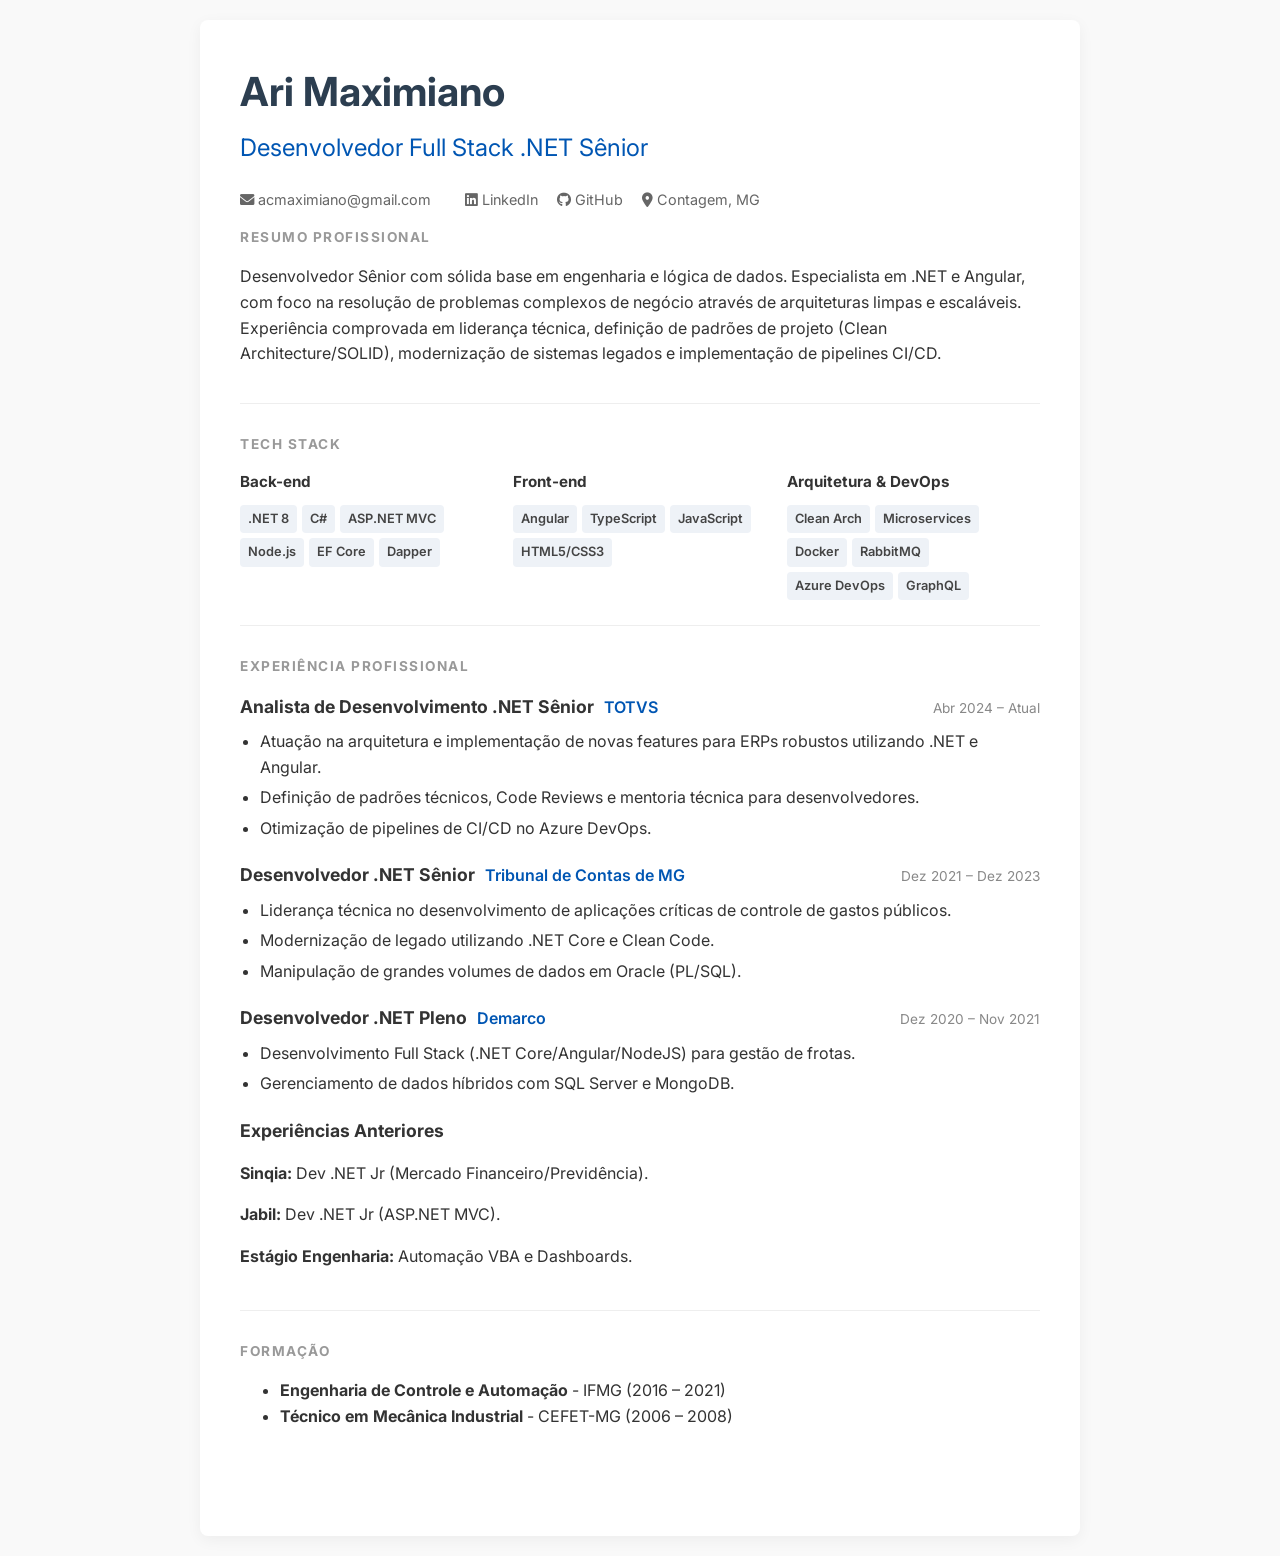
<file: index.html>
<!DOCTYPE html>
<html lang="pt-BR">
<head>
    <meta charset="UTF-8">
    <meta name="viewport" content="width=device-width, initial-scale=1.0">
    <title>Ari Maximiano | Carregando...</title>
    <link rel="stylesheet" href="css/style.css">
    <link rel="preconnect" href="https://fonts.googleapis.com">
    <link href="https://fonts.googleapis.com/css2?family=Inter:wght@300;400;600;700&display=swap" rel="stylesheet">
    <link rel="stylesheet" href="https://cdnjs.cloudflare.com/ajax/libs/font-awesome/6.0.0/css/all.min.css">
</head>
<body>

    <div class="container">
        <header class="profile-header">
            <div class="profile-info">
                <h1 id="name">...</h1>
                <h2 id="title">...</h2>
                <div class="contact-info">
                    <a id="email-link" href="#"><i class="fas fa-envelope"></i> <span id="email-text"></span></a>
                    <a id="linkedin-link" href="#" target="_blank"><i class="fab fa-linkedin"></i> LinkedIn</a>
                    <a id="github-link" href="#" target="_blank"><i class="fab fa-github"></i> GitHub</a>
                    <span><i class="fas fa-map-marker-alt"></i> <span id="location-text"></span></span>
                </div>
            </div>
        </header>

        <section class="section">
            <h3 class="section-title">Resumo Profissional</h3>
            <p id="summary-text">Carregando perfil...</p>
        </section>

        <section class="section">
            <h3 class="section-title">Tech Stack</h3>
            <div class="skills-grid">
                <div class="skill-category">
                    <h4>Back-end</h4>
                    <div class="tags" id="backend-list"></div>
                </div>
                <div class="skill-category">
                    <h4>Front-end</h4>
                    <div class="tags" id="frontend-list"></div>
                </div>
                <div class="skill-category">
                    <h4>Arquitetura & DevOps</h4>
                    <div class="tags" id="arch-list"></div>
                </div>
            </div>
        </section>

        <section class="section">
            <h3 class="section-title">Experiência Profissional</h3>
            <div id="experience-container">
                </div>
            
            <div class="job-item condensed">
                <div class="job-header">
                    <h4>Experiências Anteriores</h4>
                </div>
                <div id="previous-xp"></div>
            </div>
        </section>

        <section class="section">
            <h3 class="section-title">Formação</h3>
            <ul class="education-list" id="education-list"></ul>
        </section>
    </div>

    <script src="js/main.js"></script>
</body>
</html>
</file>
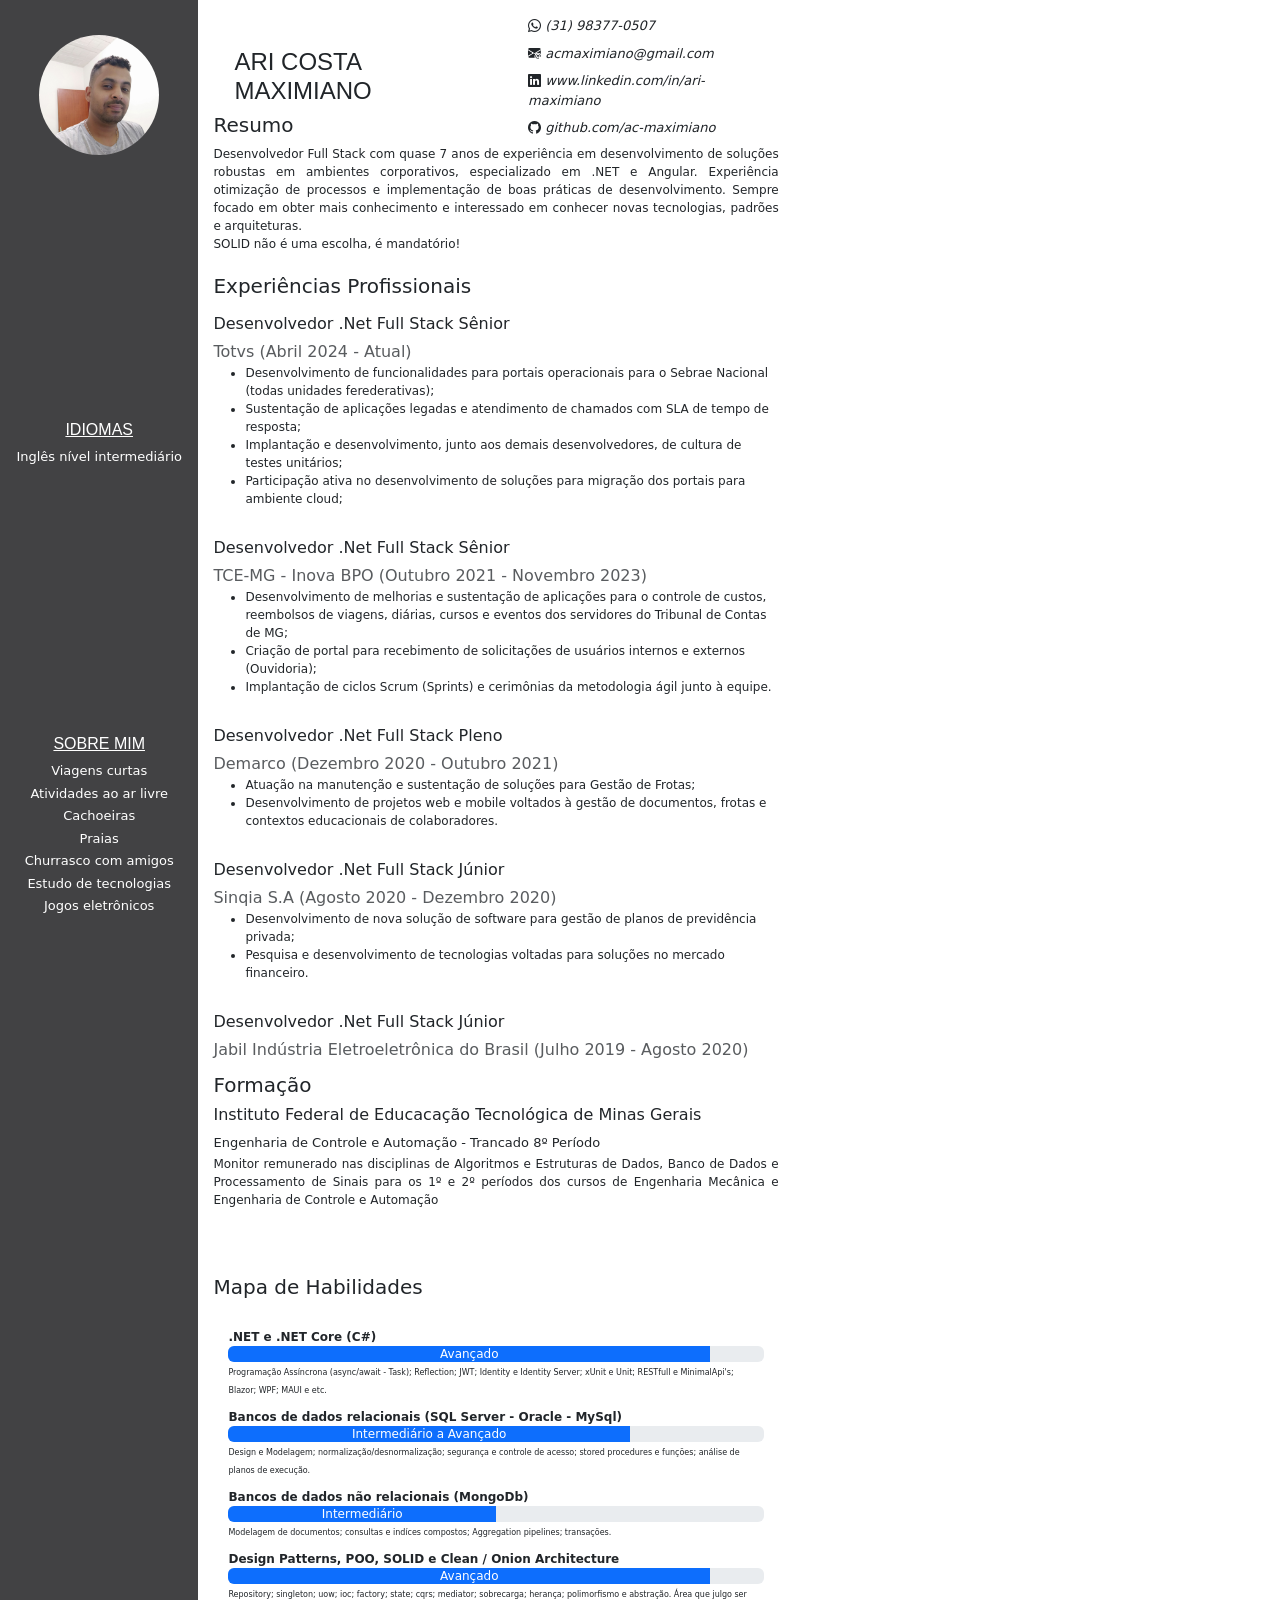
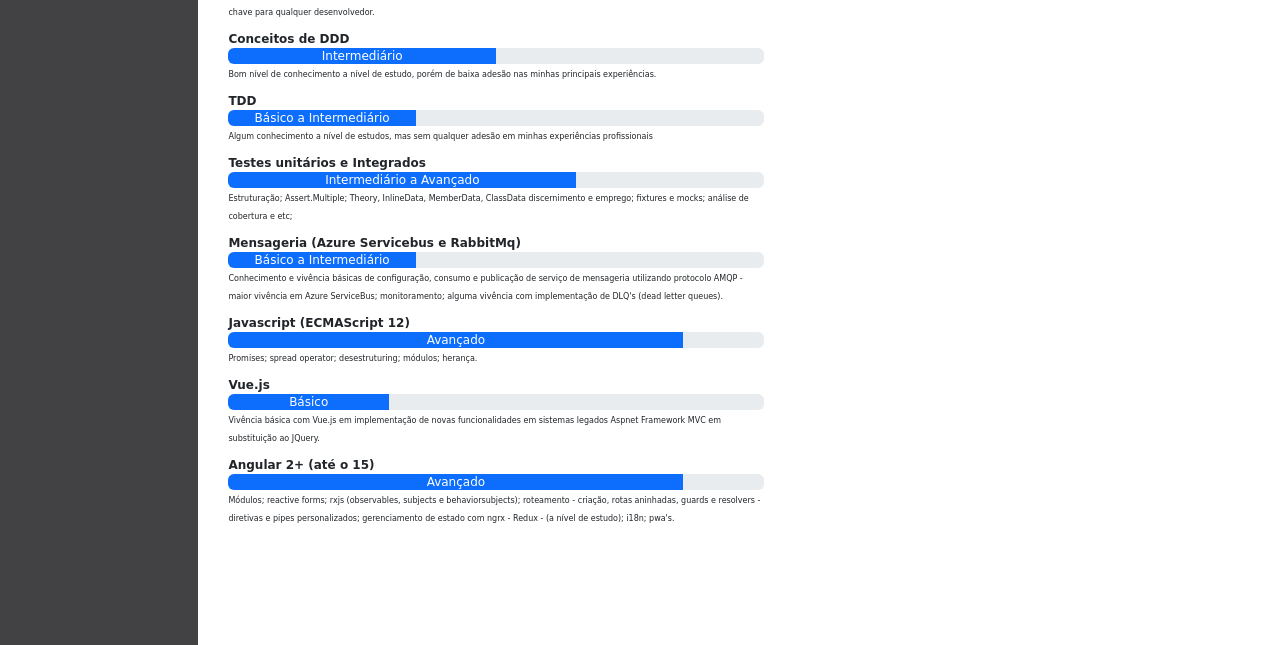
<file: src/Index.html>
<!DOCTYPE html>
<html lang="pt-br">

<head>
    <meta charset="UTF-8">
    <meta name="viewport" content="width=device-width, initial-scale=1.0">
    <title>Ari Costa Maximiano</title>
    <link href="https://cdn.jsdelivr.net/npm/bootstrap@5.3.3/dist/css/bootstrap.min.css" rel="stylesheet"
        integrity="sha384-QWTKZyjpPEjISv5WaRU9OFeRpok6YctnYmDr5pNlyT2bRjXh0JMhjY6hW+ALEwIH" crossorigin="anonymous">
    <link rel="stylesheet" href="https://cdn.jsdelivr.net/npm/bootstrap-icons@1.11.3/font/bootstrap-icons.min.css">
    <style>
        @page {
            size: A4;
        }

        body {
            width: 210mm;
            height: 594mm;
        }

        .wrapper {
            display: flex;
            flex-direction: row;
            height: 100%;
            width: 100%;
        }

        sidebar {
            height: 100%;
            width: 70mm;
            background-color: #424244;
            display: flex;
            flex-direction: column;
            align-items: center;

            .profile-image-container {
                margin-top: 35px;
                overflow: hidden;
                width: 120px;
                height: 120px;
                border-radius: 60px;
            }

            .profile-image {
                width: 100%;
                height: auto;
            }

            .side-container {
                margin-top: 70mm;
                color: white;
                text-align: center;

                .side-item-title {
                    text-decoration: underline;
                    text-transform: uppercase;
                    font-family: Impact, Haettenschweiler, 'Arial Narrow Bold', sans-serif;
                }

                .side-item-text {
                    font-size: small;
                    margin-bottom: 3px
                }
            }
        }

        main {
            height: 100%;
            width: 100%;
        }

        .header {
            height: 30mm;
        }

        .cv-name-container {
            align-content: center;
        }

        .cv-name-text {
            text-transform: uppercase;
            font-family: Impact, Haettenschweiler, 'Arial Narrow Bold', sans-serif;
            font-size: 24px;
            font-weight: lighter;
            margin: 0;
        }

        .cv-links {
            align-content: center;
            font-size: small;

            .cv-link-item {
                margin: 0.5rem;
            }
        }

        .cv-link-text {
            text-decoration: none;
            color: inherit;
            font-style: italic;
        }

        .content {
            display: flex;
            flex-direction: column;
            height: 257mm;
            padding: 0 15px;
        }

        .text-content {
            text-align: justify;
            font-size: small;
        }

        .cv-section {
            padding-bottom: 5px;
        }

        .custom-card {
            padding: 6px 0 !important;
            border: none;

            .custom-card-body {
                padding: 0 !important;

                .card-text {
                    font-size: 12px;
                }
            }
        }

        .skill-card-body {
            display: flex;
            flex-direction: column;
        }

        .skill-list {
            list-style: none;
            display: flex;
            flex-direction: column;
            width: 100%;
            padding: 15px;

            .skill-list-item {
                padding-bottom: 10px;
                width: 100%;

                .skill-title {
                    font-weight: bold;
                }

                .skill-highlight-text {
                    font-size: 8px;
                }
            }
        }
    </style>
</head>

<body>
    <div class="wrapper">
        <sidebar>
            <div class="profile-image-container">
                <img class="profile-image" src="./assets/IMG_20210824_205732.jpg" alt="">
            </div>

            <div class="side-container">
                <div class="side-item">
                    <h6 class="side-item-title">
                        Idiomas
                    </h6>
                    <p class="side-item-text">Inglês nível intermediário</p>
                </div>
            </div>
            <div class="side-container">
                <div class="side-item">
                    <h6 class="side-item-title">Sobre mim</h6>
                    <p class="side-item-text">Viagens curtas</p>
                    <p class="side-item-text">Atividades ao ar livre</p>
                    <p class="side-item-text">Cachoeiras</p>
                    <p class="side-item-text">Praias</p>
                    <p class="side-item-text">Churrasco com amigos</p>
                    <p class="side-item-text">Estudo de tecnologias</p>
                    <p class="side-item-text">Jogos eletrônicos</p>
                </div>
            </div>
        </sidebar>

        <main>
            <div class="row header">
                <div class="col-md-6 cv-name-container p-5">
                    <h6 class="cv-name-text">Ari Costa Maximiano</h6>
                </div>
                <div class="col-md-6 cv-links">
                    <div class="row cv-link-item">
                        <div class="col-12">
                            <a class="cv-link-text" href="https://wa.me/5531983770507">
                                <i class="bi bi-whatsapp"></i>
                                <span>(31) 98377-0507</span></a>
                        </div>
                    </div>
                    <div class="row cv-link-item">
                        <div class="col-12">
                            <a class="cv-link-text" href="mailto:acmaximiano@gmail.com">
                                <i class="bi bi-envelope-at-fill"></i>
                                <span>acmaximiano@gmail.com</span></a>
                        </div>
                    </div>
                    <div class="row cv-link-item">
                        <div class="col-12">
                            <a class="cv-link-text" href="https://www.linkedin.com/in/ari-maximiano/">
                                <i class="bi bi-linkedin"></i>
                                <span>www.linkedin.com/in/ari-maximiano</span></a>
                        </div>
                    </div>
                    <div class="row cv-link-item">
                        <div class="col-12">
                            <a class="cv-link-text" href="https://github.com/ac-maximiano">
                                <i class="bi bi-github"></i>
                                <span>github.com/ac-maximiano</span></a>
                        </div>
                    </div>
                </div>
            </div>

            <div class="content">
                <section class="cv-section cv-summary-container">
                    <h5 class="section-title">Resumo</h5>
                    <div class="section-body">
                        <p class="text-content" style="text-align: justify; font-size: 12px;">Desenvolvedor Full Stack
                            com quase 7 anos
                            de experiência em desenvolvimento de soluções robustas em ambientes corporativos,
                            especializado em .NET e Angular. Experiência otimização de processos e implementação de boas
                            práticas de desenvolvimento.
                            Sempre focado em obter mais conhecimento e interessado em conhecer novas tecnologias,
                            padrões e arquiteturas.
                            <br>
                            SOLID não é uma escolha, é mandatório!
                        </p>
                    </div>
                </section>
                <section class="cv-section cv-professional-experiences-container">
                    <h5 class="section-title">Experiências Profissionais</h5>
                    <div class="section-body">
                        <div class="card custom-card">
                            <div class="card-body custom-card-body">
                                <div class="card-title">Desenvolvedor .Net Full Stack Sênior</div>
                                <div class="card-subtitle text-body-secondary">Totvs (Abril 2024 - Atual)</div>
                                <div class="card-text">
                                    <ul>
                                        <li>Desenvolvimento de funcionalidades para portais operacionais para o Sebrae
                                            Nacional (todas unidades ferederativas);</li>
                                        <li>Sustentação de aplicações legadas e atendimento de chamados com SLA de tempo
                                            de resposta;</li>
                                        <li>Implantação e desenvolvimento, junto aos demais desenvolvedores, de cultura
                                            de testes unitários;</li>
                                        <li>Participação ativa no desenvolvimento de soluções para migração dos portais
                                            para ambiente cloud;</li>
                                    </ul>
                                </div>
                            </div>
                        </div>
                        <div class="card custom-card">
                            <div class="card-body custom-card-body">
                                <div class="card-title">Desenvolvedor .Net Full Stack Sênior</div>
                                <div class="card-subtitle text-body-secondary">TCE-MG - Inova BPO (Outubro 2021 -
                                    Novembro 2023)</div>
                                <div class="card-text">
                                    <ul>
                                        <li>Desenvolvimento de melhorias e sustentação de aplicações para o controle de
                                            custos, reembolsos de viagens, diárias, cursos e eventos dos servidores do
                                            Tribunal de Contas de MG;</li>
                                        <li>Criação de portal para recebimento de solicitações de usuários internos e
                                            externos (Ouvidoria);</li>
                                        <li>Implantação de ciclos Scrum (Sprints) e cerimônias da metodologia ágil junto
                                            à equipe.</li>
                                    </ul>
                                </div>
                            </div>
                        </div>
                        <div class="card custom-card">
                            <div class="card-body custom-card-body">
                                <div class="card-title">Desenvolvedor .Net Full Stack Pleno</div>
                                <div class="card-subtitle text-body-secondary">Demarco (Dezembro 2020 - Outubro 2021)
                                </div>
                                <div class="card-text">
                                    <ul>
                                        <li>Atuação na manutenção e sustentação de soluções para Gestão de Frotas;</li>
                                        <li>Desenvolvimento de projetos web e mobile voltados à gestão de documentos,
                                            frotas e contextos educacionais de colaboradores.</li>
                                    </ul>
                                </div>
                            </div>
                        </div>
                        <div class="card custom-card">
                            <div class="card-body custom-card-body">
                                <div class="card-title">Desenvolvedor .Net Full Stack Júnior</div>
                                <div class="card-subtitle text-body-secondary">Sinqia S.A (Agosto 2020 - Dezembro 2020)
                                </div>
                                <div class="card-text">
                                    <ul>
                                        <li>Desenvolvimento de nova solução de software para gestão de planos de
                                            previdência privada;</li>
                                        <li>Pesquisa e desenvolvimento de tecnologias voltadas para soluções no mercado
                                            financeiro.</li>
                                    </ul>
                                </div>
                            </div>
                        </div>
                        <div class="card custom-card">
                            <div class="card-body custom-card-body">
                                <div class="card-title">Desenvolvedor .Net Full Stack Júnior</div>
                                <div class="card-subtitle text-body-secondary">Jabil Indústria Eletroeletrônica do
                                    Brasil (Julho 2019 - Agosto 2020)
                                </div>
                            </div>
                        </div>
                    </div>
                </section>
                <section class="cv-section cv-academic-container">
                    <h5 class="section-title">Formação</h5>
                    <div class="section-body">
                        <h6>Instituto Federal de Educacação Tecnológica de Minas Gerais</h6>
                        <p class="text-content" style="text-align: justify; margin-bottom: 3px;">
                            Engenharia de Controle e Automação - Trancado 8º Período
                        </p>
                        <p class="text-content" style="text-align: justify; font-size: 12px;">
                            Monitor remunerado nas disciplinas de Algoritmos e Estruturas de Dados, Banco de Dados e
                            Processamento de Sinais para os 1º e 2º períodos dos cursos de Engenharia Mecânica e
                            Engenharia de Controle e Automação
                        </p>
                    </div>
                </section>
                <section class="cv-section cv-skills-container" style="margin-top: 45px;">
                    <h5 class="section-title">Mapa de Habilidades</h5>
                    <div class="section-body">
                        <div class="card custom-card">
                            <div class="card-body custom-card-body skill-card-body">
                                <div class="card-text">
                                    <ul class="skill-list">
                                        <li class="skill-list-item">
                                            <span class="skill-title">.NET e .NET Core (C#)</span>
                                            <div class="progress" role="progressbar" aria-label=".net skills"
                                                aria-valuenow="90" aria-valuemin="0" aria-valuemax="100">
                                                <div class="progress-bar" style="width: 90%">Avançado</div>
                                            </div>
                                            <span class="skill-highlight-text">Programação Assíncrona
                                                (async/await - Task); Reflection; JWT; Identity e Identity Server; xUnit
                                                e Unit; RESTfull e MinimalApi's; Blazor; WPF; MAUI e etc.</span>
                                        </li>
                                        <li class="skill-list-item">
                                            <span class="skill-title">Bancos de dados relacionais (SQL Server - Oracle -
                                                MySql)</span>
                                            <div class="progress" role="progressbar"
                                                aria-label="relational databases skills" aria-valuenow="75"
                                                aria-valuemin="0" aria-valuemax="100">
                                                <div class="progress-bar" style="width: 75%">Intermediário a Avançado
                                                </div>
                                            </div>
                                            <span class="skill-highlight-text">Design e Modelagem;
                                                normalização/desnormalização; segurança e controle de acesso; stored
                                                procedures e funções; análise de planos de execução.</span>
                                        </li>
                                        <li class="skill-list-item">
                                            <span class="skill-title">Bancos de dados não relacionais (MongoDb)</span>
                                            <div class="progress" role="progressbar" aria-label="nosql databases skills"
                                                aria-valuenow="50" aria-valuemin="0" aria-valuemax="100">
                                                <div class="progress-bar" style="width: 50%">Intermediário</div>
                                            </div>
                                            <span class="skill-highlight-text">Modelagem de documentos; consultas e
                                                indíces compostos; Aggregation pipelines; transações.</span>
                                        </li>
                                        <li class="skill-list-item">
                                            <span class="skill-title">Design Patterns, POO, SOLID e Clean / Onion
                                                Architecture</span>
                                            <div class="progress" role="progressbar"
                                                aria-label="design patterns and solid skills" aria-valuenow="50"
                                                aria-valuemin="0" aria-valuemax="100">
                                                <div class="progress-bar" style="width: 90%">Avançado</div>
                                            </div>
                                            <span class="skill-highlight-text">Repository; singleton; uow; ioc; factory;
                                                state; cqrs; mediator; sobrecarga; herança; polimorfismo e abstração.
                                                Área que julgo ser chave para qualquer desenvolvedor.
                                            </span>
                                        </li>
                                        <li class="skill-list-item">
                                            <span class="skill-title">Conceitos de DDD</span>
                                            <div class="progress" role="progressbar" aria-label="DDD concepts skills"
                                                aria-valuenow="50" aria-valuemin="0" aria-valuemax="100">
                                                <div class="progress-bar" style="width: 50%">Intermediário</div>
                                            </div>
                                            <span class="skill-highlight-text">Bom nível de conhecimento a nível de
                                                estudo, porém de baixa adesão nas minhas principais experiências.
                                            </span>
                                        </li>
                                        <li class="skill-list-item">
                                            <span class="skill-title">TDD</span>
                                            <div class="progress" role="progressbar" aria-label="TDD skills"
                                                aria-valuenow="35" aria-valuemin="0" aria-valuemax="100">
                                                <div class="progress-bar" style="width: 35%">Básico a Intermediário
                                                </div>
                                            </div>
                                            <span class="skill-highlight-text">Algum conhecimento a nível de estudos,
                                                mas sem qualquer adesão em minhas experiências profissionais
                                            </span>
                                        </li>
                                        <li class="skill-list-item">
                                            <span class="skill-title">Testes unitários e Integrados</span>
                                            <div class="progress" role="progressbar"
                                                aria-label="unit e integrated tests skills" aria-valuenow="35"
                                                aria-valuemin="0" aria-valuemax="100">
                                                <div class="progress-bar" style="width: 65%">Intermediário a Avançado
                                                </div>
                                            </div>
                                            <span class="skill-highlight-text">Estruturação; Assert.Multiple; Theory,
                                                InlineData, MemberData, ClassData discernimento e emprego; fixtures e
                                                mocks; análise de cobertura e etc;
                                            </span>
                                        </li>
                                        <li class="skill-list-item">
                                            <span class="skill-title">Mensageria (Azure Servicebus e RabbitMq)</span>
                                            <div class="progress" role="progressbar" aria-label="messaging skills"
                                                aria-valuenow="35" aria-valuemin="0" aria-valuemax="100">
                                                <div class="progress-bar" style="width: 35%">Básico a Intermediário
                                                </div>
                                            </div>
                                            <span class="skill-highlight-text">Conhecimento e vivência básicas de
                                                configuração, consumo e publicação de serviço de mensageria utilizando
                                                protocolo AMQP - maior vivência em Azure ServiceBus; monitoramento;
                                                alguma vivência com implementação de DLQ's (dead
                                                letter queues).
                                            </span>
                                        </li>
                                        <li class="skill-list-item">
                                            <span class="skill-title">Javascript (ECMAScript 12)</span>
                                            <div class="progress" role="progressbar" aria-label="js skills"
                                                aria-valuenow="85" aria-valuemin="0" aria-valuemax="100">
                                                <div class="progress-bar" style="width: 85%">Avançado </div>
                                            </div>
                                            <span class="skill-highlight-text">Promises; spread operator;
                                                desestruturing; módulos; herança.
                                            </span>
                                        </li>
                                        <li class="skill-list-item">
                                            <span class="skill-title">Vue.js</span>
                                            <div class="progress" role="progressbar" aria-label="vue.js skills"
                                                aria-valuenow="30" aria-valuemin="0" aria-valuemax="100">
                                                <div class="progress-bar" style="width: 30%">Básico </div>
                                            </div>
                                            <span class="skill-highlight-text">Vivência básica com Vue.js em
                                                implementação de novas funcionalidades em sistemas legados Aspnet
                                                Framework MVC em substituição ao JQuery.
                                            </span>
                                        </li>
                                        <li class="skill-list-item">
                                            <span class="skill-title">Angular 2+ (até o 15)</span>
                                            <div class="progress" role="progressbar" aria-label="angular 2+ skills"
                                                aria-valuenow="85" aria-valuemin="0" aria-valuemax="100">
                                                <div class="progress-bar" style="width: 85%">Avançado </div>
                                            </div>
                                            <span class="skill-highlight-text">Módulos; reactive forms; rxjs
                                                (observables, subjects e behaviorsubjects); roteamento - criação, rotas
                                                aninhadas, guards e resolvers - diretivas e pipes personalizados;
                                                gerenciamento de estado com ngrx - Redux - (a nível de estudo); i18n;
                                                pwa's.
                                            </span>
                                        </li>
                                    </ul>
                                </div>
                            </div>
                        </div>
                    </div>
                </section>
            </div>
        </main>
    </div>

    <script src="https://cdn.jsdelivr.net/npm/bootstrap@5.3.3/dist/js/bootstrap.bundle.min.js"
        integrity="sha384-YvpcrYf0tY3lHB60NNkmXc5s9fDVZLESaAA55NDzOxhy9GkcIdslK1eN7N6jIeHz"
        crossorigin="anonymous"></script>
</body>
</html>
</file>
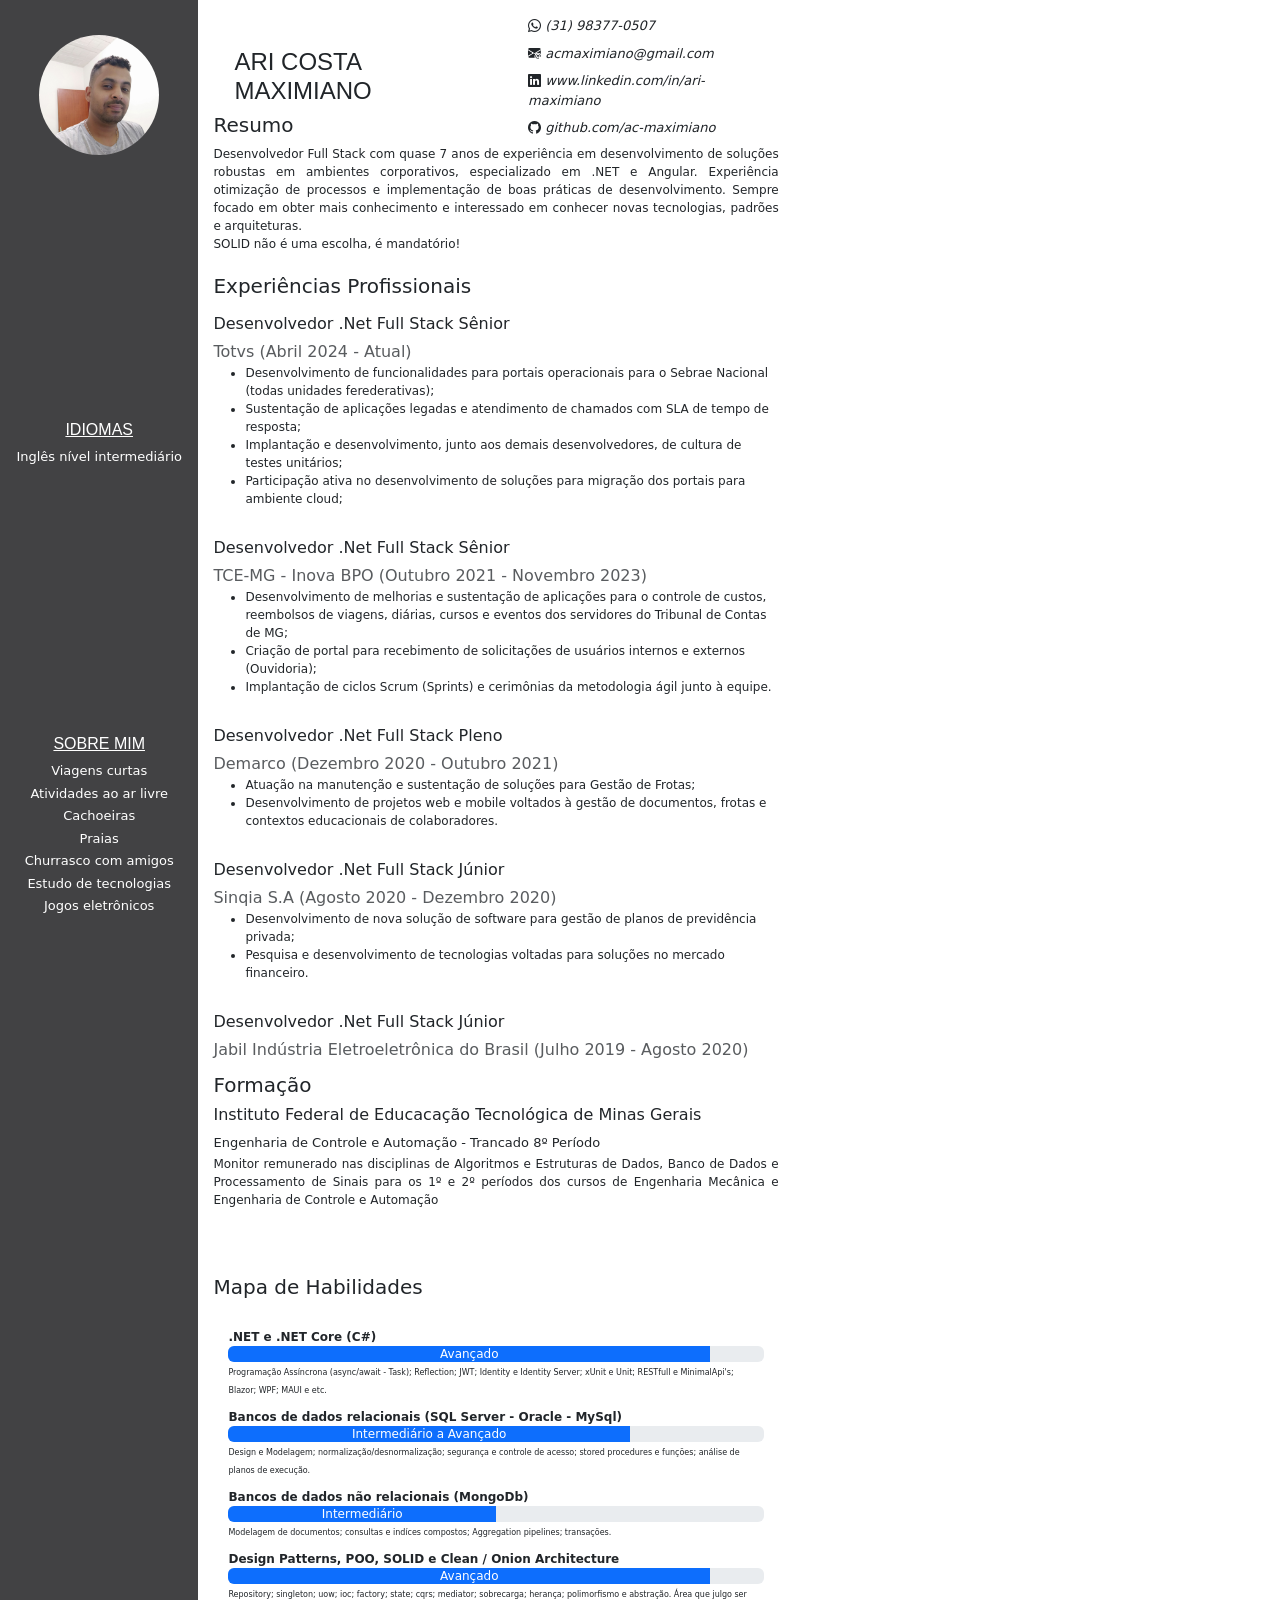
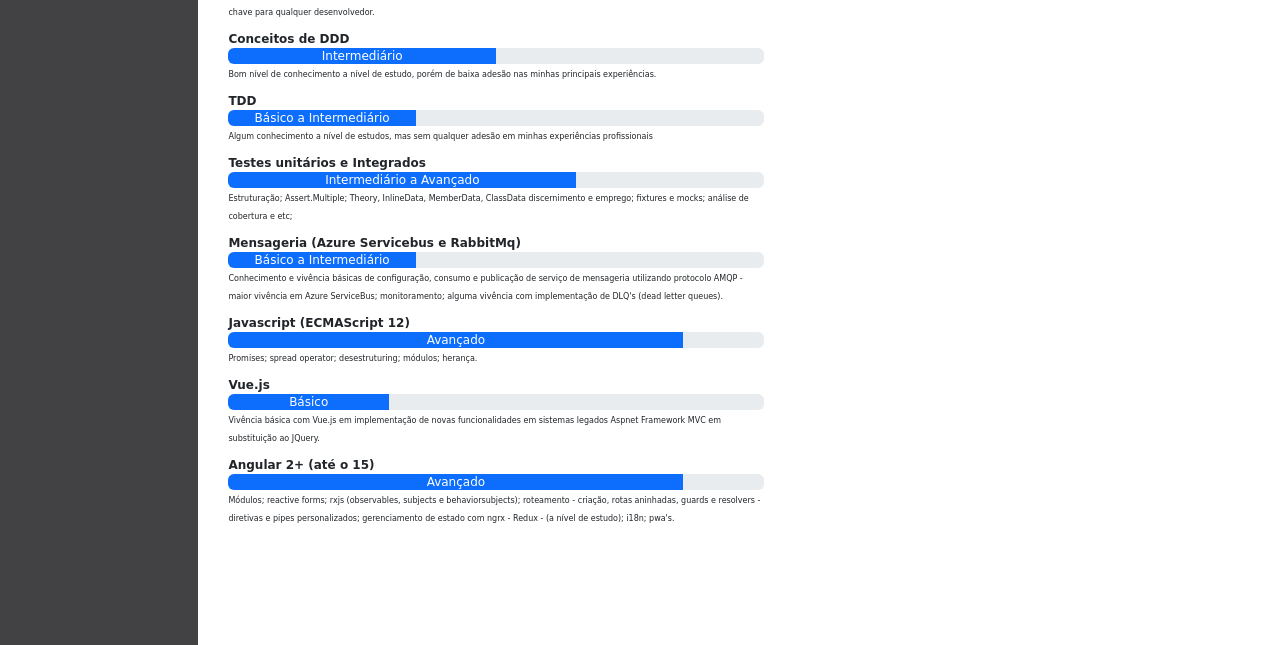
<file: src/index.html>
<!DOCTYPE html>
<html lang="pt-br">

<head>
    <meta charset="UTF-8">
    <meta name="viewport" content="width=device-width, initial-scale=1.0">
    <title>Ari Costa Maximiano</title>
    <link href="https://cdn.jsdelivr.net/npm/bootstrap@5.3.3/dist/css/bootstrap.min.css" rel="stylesheet"
        integrity="sha384-QWTKZyjpPEjISv5WaRU9OFeRpok6YctnYmDr5pNlyT2bRjXh0JMhjY6hW+ALEwIH" crossorigin="anonymous">
    <link rel="stylesheet" href="https://cdn.jsdelivr.net/npm/bootstrap-icons@1.11.3/font/bootstrap-icons.min.css">
    <style>
        @page {
            size: A4;
        }

        body {
            width: 210mm;
            height: 594mm;
        }

        .wrapper {
            display: flex;
            flex-direction: row;
            height: 100%;
            width: 100%;
        }

        sidebar {
            height: 100%;
            width: 70mm;
            background-color: #424244;
            display: flex;
            flex-direction: column;
            align-items: center;

            .profile-image-container {
                margin-top: 35px;
                overflow: hidden;
                width: 120px;
                height: 120px;
                border-radius: 60px;
            }

            .profile-image {
                width: 100%;
                height: auto;
            }

            .side-container {
                margin-top: 70mm;
                color: white;
                text-align: center;

                .side-item-title {
                    text-decoration: underline;
                    text-transform: uppercase;
                    font-family: Impact, Haettenschweiler, 'Arial Narrow Bold', sans-serif;
                }

                .side-item-text {
                    font-size: small;
                    margin-bottom: 3px
                }
            }
        }

        main {
            height: 100%;
            width: 100%;
        }

        .header {
            height: 30mm;
        }

        .cv-name-container {
            align-content: center;
        }

        .cv-name-text {
            text-transform: uppercase;
            font-family: Impact, Haettenschweiler, 'Arial Narrow Bold', sans-serif;
            font-size: 24px;
            font-weight: lighter;
            margin: 0;
        }

        .cv-links {
            align-content: center;
            font-size: small;

            .cv-link-item {
                margin: 0.5rem;
            }
        }

        .cv-link-text {
            text-decoration: none;
            color: inherit;
            font-style: italic;
        }

        .content {
            display: flex;
            flex-direction: column;
            height: 257mm;
            padding: 0 15px;
        }

        .text-content {
            text-align: justify;
            font-size: small;
        }

        .cv-section {
            padding-bottom: 5px;
        }

        .custom-card {
            padding: 6px 0 !important;
            border: none;

            .custom-card-body {
                padding: 0 !important;

                .card-text {
                    font-size: 12px;
                }
            }
        }

        .skill-card-body {
            display: flex;
            flex-direction: column;
        }

        .skill-list {
            list-style: none;
            display: flex;
            flex-direction: column;
            width: 100%;
            padding: 15px;

            .skill-list-item {
                padding-bottom: 10px;
                width: 100%;

                .skill-title {
                    font-weight: bold;
                }

                .skill-highlight-text {
                    font-size: 8px;
                }
            }
        }
    </style>
</head>

<body>
    <div class="wrapper">
        <sidebar>
            <div class="profile-image-container">
                <img class="profile-image" src="./assets/IMG_20210824_205732.jpg" alt="">
            </div>

            <div class="side-container">
                <div class="side-item">
                    <h6 class="side-item-title">
                        Idiomas
                    </h6>
                    <p class="side-item-text">Inglês nível intermediário</p>
                </div>
            </div>
            <div class="side-container">
                <div class="side-item">
                    <h6 class="side-item-title">Sobre mim</h6>
                    <p class="side-item-text">Viagens curtas</p>
                    <p class="side-item-text">Atividades ao ar livre</p>
                    <p class="side-item-text">Cachoeiras</p>
                    <p class="side-item-text">Praias</p>
                    <p class="side-item-text">Churrasco com amigos</p>
                    <p class="side-item-text">Estudo de tecnologias</p>
                    <p class="side-item-text">Jogos eletrônicos</p>
                </div>
            </div>
        </sidebar>

        <main>
            <div class="row header">
                <div class="col-md-6 cv-name-container p-5">
                    <h6 class="cv-name-text">Ari Costa Maximiano</h6>
                </div>
                <div class="col-md-6 cv-links">
                    <div class="row cv-link-item">
                        <div class="col-12">
                            <a class="cv-link-text" href="https://wa.me/5531983770507">
                                <i class="bi bi-whatsapp"></i>
                                <span>(31) 98377-0507</span></a>
                        </div>
                    </div>
                    <div class="row cv-link-item">
                        <div class="col-12">
                            <a class="cv-link-text" href="mailto:acmaximiano@gmail.com">
                                <i class="bi bi-envelope-at-fill"></i>
                                <span>acmaximiano@gmail.com</span></a>
                        </div>
                    </div>
                    <div class="row cv-link-item">
                        <div class="col-12">
                            <a class="cv-link-text" href="https://www.linkedin.com/in/ari-maximiano/">
                                <i class="bi bi-linkedin"></i>
                                <span>www.linkedin.com/in/ari-maximiano</span></a>
                        </div>
                    </div>
                    <div class="row cv-link-item">
                        <div class="col-12">
                            <a class="cv-link-text" href="https://github.com/ac-maximiano">
                                <i class="bi bi-github"></i>
                                <span>github.com/ac-maximiano</span></a>
                        </div>
                    </div>
                </div>
            </div>

            <div class="content">
                <section class="cv-section cv-summary-container">
                    <h5 class="section-title">Resumo</h5>
                    <div class="section-body">
                        <p class="text-content" style="text-align: justify; font-size: 12px;">Desenvolvedor Full Stack
                            com quase 7 anos
                            de experiência em desenvolvimento de soluções robustas em ambientes corporativos,
                            especializado em .NET e Angular. Experiência otimização de processos e implementação de boas
                            práticas de desenvolvimento.
                            Sempre focado em obter mais conhecimento e interessado em conhecer novas tecnologias,
                            padrões e arquiteturas.
                            <br>
                            SOLID não é uma escolha, é mandatório!
                        </p>
                    </div>
                </section>
                <section class="cv-section cv-professional-experiences-container">
                    <h5 class="section-title">Experiências Profissionais</h5>
                    <div class="section-body">
                        <div class="card custom-card">
                            <div class="card-body custom-card-body">
                                <div class="card-title">Desenvolvedor .Net Full Stack Sênior</div>
                                <div class="card-subtitle text-body-secondary">Totvs (Abril 2024 - Atual)</div>
                                <div class="card-text">
                                    <ul>
                                        <li>Desenvolvimento de funcionalidades para portais operacionais para o Sebrae
                                            Nacional (todas unidades ferederativas);</li>
                                        <li>Sustentação de aplicações legadas e atendimento de chamados com SLA de tempo
                                            de resposta;</li>
                                        <li>Implantação e desenvolvimento, junto aos demais desenvolvedores, de cultura
                                            de testes unitários;</li>
                                        <li>Participação ativa no desenvolvimento de soluções para migração dos portais
                                            para ambiente cloud;</li>
                                    </ul>
                                </div>
                            </div>
                        </div>
                        <div class="card custom-card">
                            <div class="card-body custom-card-body">
                                <div class="card-title">Desenvolvedor .Net Full Stack Sênior</div>
                                <div class="card-subtitle text-body-secondary">TCE-MG - Inova BPO (Outubro 2021 -
                                    Novembro 2023)</div>
                                <div class="card-text">
                                    <ul>
                                        <li>Desenvolvimento de melhorias e sustentação de aplicações para o controle de
                                            custos, reembolsos de viagens, diárias, cursos e eventos dos servidores do
                                            Tribunal de Contas de MG;</li>
                                        <li>Criação de portal para recebimento de solicitações de usuários internos e
                                            externos (Ouvidoria);</li>
                                        <li>Implantação de ciclos Scrum (Sprints) e cerimônias da metodologia ágil junto
                                            à equipe.</li>
                                    </ul>
                                </div>
                            </div>
                        </div>
                        <div class="card custom-card">
                            <div class="card-body custom-card-body">
                                <div class="card-title">Desenvolvedor .Net Full Stack Pleno</div>
                                <div class="card-subtitle text-body-secondary">Demarco (Dezembro 2020 - Outubro 2021)
                                </div>
                                <div class="card-text">
                                    <ul>
                                        <li>Atuação na manutenção e sustentação de soluções para Gestão de Frotas;</li>
                                        <li>Desenvolvimento de projetos web e mobile voltados à gestão de documentos,
                                            frotas e contextos educacionais de colaboradores.</li>
                                    </ul>
                                </div>
                            </div>
                        </div>
                        <div class="card custom-card">
                            <div class="card-body custom-card-body">
                                <div class="card-title">Desenvolvedor .Net Full Stack Júnior</div>
                                <div class="card-subtitle text-body-secondary">Sinqia S.A (Agosto 2020 - Dezembro 2020)
                                </div>
                                <div class="card-text">
                                    <ul>
                                        <li>Desenvolvimento de nova solução de software para gestão de planos de
                                            previdência privada;</li>
                                        <li>Pesquisa e desenvolvimento de tecnologias voltadas para soluções no mercado
                                            financeiro.</li>
                                    </ul>
                                </div>
                            </div>
                        </div>
                        <div class="card custom-card">
                            <div class="card-body custom-card-body">
                                <div class="card-title">Desenvolvedor .Net Full Stack Júnior</div>
                                <div class="card-subtitle text-body-secondary">Jabil Indústria Eletroeletrônica do
                                    Brasil (Julho 2019 - Agosto 2020)
                                </div>
                            </div>
                        </div>
                    </div>
                </section>
                <section class="cv-section cv-academic-container">
                    <h5 class="section-title">Formação</h5>
                    <div class="section-body">
                        <h6>Instituto Federal de Educacação Tecnológica de Minas Gerais</h6>
                        <p class="text-content" style="text-align: justify; margin-bottom: 3px;">
                            Engenharia de Controle e Automação - Trancado 8º Período
                        </p>
                        <p class="text-content" style="text-align: justify; font-size: 12px;">
                            Monitor remunerado nas disciplinas de Algoritmos e Estruturas de Dados, Banco de Dados e
                            Processamento de Sinais para os 1º e 2º períodos dos cursos de Engenharia Mecânica e
                            Engenharia de Controle e Automação
                        </p>
                    </div>
                </section>
                <section class="cv-section cv-skills-container" style="margin-top: 45px;">
                    <h5 class="section-title">Mapa de Habilidades</h5>
                    <div class="section-body">
                        <div class="card custom-card">
                            <div class="card-body custom-card-body skill-card-body">
                                <div class="card-text">
                                    <ul class="skill-list">
                                        <li class="skill-list-item">
                                            <span class="skill-title">.NET e .NET Core (C#)</span>
                                            <div class="progress" role="progressbar" aria-label=".net skills"
                                                aria-valuenow="90" aria-valuemin="0" aria-valuemax="100">
                                                <div class="progress-bar" style="width: 90%">Avançado</div>
                                            </div>
                                            <span class="skill-highlight-text">Programação Assíncrona
                                                (async/await - Task); Reflection; JWT; Identity e Identity Server; xUnit
                                                e Unit; RESTfull e MinimalApi's; Blazor; WPF; MAUI e etc.</span>
                                        </li>
                                        <li class="skill-list-item">
                                            <span class="skill-title">Bancos de dados relacionais (SQL Server - Oracle -
                                                MySql)</span>
                                            <div class="progress" role="progressbar"
                                                aria-label="relational databases skills" aria-valuenow="75"
                                                aria-valuemin="0" aria-valuemax="100">
                                                <div class="progress-bar" style="width: 75%">Intermediário a Avançado
                                                </div>
                                            </div>
                                            <span class="skill-highlight-text">Design e Modelagem;
                                                normalização/desnormalização; segurança e controle de acesso; stored
                                                procedures e funções; análise de planos de execução.</span>
                                        </li>
                                        <li class="skill-list-item">
                                            <span class="skill-title">Bancos de dados não relacionais (MongoDb)</span>
                                            <div class="progress" role="progressbar" aria-label="nosql databases skills"
                                                aria-valuenow="50" aria-valuemin="0" aria-valuemax="100">
                                                <div class="progress-bar" style="width: 50%">Intermediário</div>
                                            </div>
                                            <span class="skill-highlight-text">Modelagem de documentos; consultas e
                                                indíces compostos; Aggregation pipelines; transações.</span>
                                        </li>
                                        <li class="skill-list-item">
                                            <span class="skill-title">Design Patterns, POO, SOLID e Clean / Onion
                                                Architecture</span>
                                            <div class="progress" role="progressbar"
                                                aria-label="design patterns and solid skills" aria-valuenow="50"
                                                aria-valuemin="0" aria-valuemax="100">
                                                <div class="progress-bar" style="width: 90%">Avançado</div>
                                            </div>
                                            <span class="skill-highlight-text">Repository; singleton; uow; ioc; factory;
                                                state; cqrs; mediator; sobrecarga; herança; polimorfismo e abstração.
                                                Área que julgo ser chave para qualquer desenvolvedor.
                                            </span>
                                        </li>
                                        <li class="skill-list-item">
                                            <span class="skill-title">Conceitos de DDD</span>
                                            <div class="progress" role="progressbar" aria-label="DDD concepts skills"
                                                aria-valuenow="50" aria-valuemin="0" aria-valuemax="100">
                                                <div class="progress-bar" style="width: 50%">Intermediário</div>
                                            </div>
                                            <span class="skill-highlight-text">Bom nível de conhecimento a nível de
                                                estudo, porém de baixa adesão nas minhas principais experiências.
                                            </span>
                                        </li>
                                        <li class="skill-list-item">
                                            <span class="skill-title">TDD</span>
                                            <div class="progress" role="progressbar" aria-label="TDD skills"
                                                aria-valuenow="35" aria-valuemin="0" aria-valuemax="100">
                                                <div class="progress-bar" style="width: 35%">Básico a Intermediário
                                                </div>
                                            </div>
                                            <span class="skill-highlight-text">Algum conhecimento a nível de estudos,
                                                mas sem qualquer adesão em minhas experiências profissionais
                                            </span>
                                        </li>
                                        <li class="skill-list-item">
                                            <span class="skill-title">Testes unitários e Integrados</span>
                                            <div class="progress" role="progressbar"
                                                aria-label="unit e integrated tests skills" aria-valuenow="35"
                                                aria-valuemin="0" aria-valuemax="100">
                                                <div class="progress-bar" style="width: 65%">Intermediário a Avançado
                                                </div>
                                            </div>
                                            <span class="skill-highlight-text">Estruturação; Assert.Multiple; Theory,
                                                InlineData, MemberData, ClassData discernimento e emprego; fixtures e
                                                mocks; análise de cobertura e etc;
                                            </span>
                                        </li>
                                        <li class="skill-list-item">
                                            <span class="skill-title">Mensageria (Azure Servicebus e RabbitMq)</span>
                                            <div class="progress" role="progressbar" aria-label="messaging skills"
                                                aria-valuenow="35" aria-valuemin="0" aria-valuemax="100">
                                                <div class="progress-bar" style="width: 35%">Básico a Intermediário
                                                </div>
                                            </div>
                                            <span class="skill-highlight-text">Conhecimento e vivência básicas de
                                                configuração, consumo e publicação de serviço de mensageria utilizando
                                                protocolo AMQP - maior vivência em Azure ServiceBus; monitoramento;
                                                alguma vivência com implementação de DLQ's (dead
                                                letter queues).
                                            </span>
                                        </li>
                                        <li class="skill-list-item">
                                            <span class="skill-title">Javascript (ECMAScript 12)</span>
                                            <div class="progress" role="progressbar" aria-label="js skills"
                                                aria-valuenow="85" aria-valuemin="0" aria-valuemax="100">
                                                <div class="progress-bar" style="width: 85%">Avançado </div>
                                            </div>
                                            <span class="skill-highlight-text">Promises; spread operator;
                                                desestruturing; módulos; herança.
                                            </span>
                                        </li>
                                        <li class="skill-list-item">
                                            <span class="skill-title">Vue.js</span>
                                            <div class="progress" role="progressbar" aria-label="vue.js skills"
                                                aria-valuenow="30" aria-valuemin="0" aria-valuemax="100">
                                                <div class="progress-bar" style="width: 30%">Básico </div>
                                            </div>
                                            <span class="skill-highlight-text">Vivência básica com Vue.js em
                                                implementação de novas funcionalidades em sistemas legados Aspnet
                                                Framework MVC em substituição ao JQuery.
                                            </span>
                                        </li>
                                        <li class="skill-list-item">
                                            <span class="skill-title">Angular 2+ (até o 15)</span>
                                            <div class="progress" role="progressbar" aria-label="angular 2+ skills"
                                                aria-valuenow="85" aria-valuemin="0" aria-valuemax="100">
                                                <div class="progress-bar" style="width: 85%">Avançado </div>
                                            </div>
                                            <span class="skill-highlight-text">Módulos; reactive forms; rxjs
                                                (observables, subjects e behaviorsubjects); roteamento - criação, rotas
                                                aninhadas, guards e resolvers - diretivas e pipes personalizados;
                                                gerenciamento de estado com ngrx - Redux - (a nível de estudo); i18n;
                                                pwa's.
                                            </span>
                                        </li>
                                    </ul>
                                </div>
                            </div>
                        </div>
                    </div>
                </section>
            </div>
        </main>
    </div>

    <script src="https://cdn.jsdelivr.net/npm/bootstrap@5.3.3/dist/js/bootstrap.bundle.min.js"
        integrity="sha384-YvpcrYf0tY3lHB60NNkmXc5s9fDVZLESaAA55NDzOxhy9GkcIdslK1eN7N6jIeHz"
        crossorigin="anonymous"></script>
</body>
</html>
</file>
<file: css/style.css>
:root {
    --primary-color: #0056b3; /* Um azul sóbrio, corporativo */
    --text-color: #333;
    --bg-color: #f9f9f9;
    --card-bg: #ffffff;
    --border-radius: 8px;
}

body {
    font-family: 'Inter', sans-serif;
    line-height: 1.6;
    color: var(--text-color);
    background-color: var(--bg-color);
    margin: 0;
    padding: 20px;
}

.container {
    max-width: 800px;
    margin: 0 auto;
    background: var(--card-bg);
    padding: 40px;
    border-radius: var(--border-radius);
    box-shadow: 0 4px 15px rgba(0,0,0,0.05);
}

/* Header */
.profile-header h1 { margin: 0; font-size: 2.5rem; color: #2c3e50; }
.profile-header h2 { margin: 5px 0 20px; font-weight: 400; color: var(--primary-color); }

.contact-info a, .contact-info span {
    margin-right: 15px;
    color: #666;
    text-decoration: none;
    font-size: 0.9rem;
}
.contact-info a:hover { color: var(--primary-color); }

/* Sections */
.section { margin-bottom: 30px; border-bottom: 1px solid #eee; padding-bottom: 20px; }
.section:last-child { border-bottom: none; }
.section-title {
    text-transform: uppercase;
    font-size: 0.85rem;
    letter-spacing: 1.5px;
    color: #999;
    margin-bottom: 15px;
}

/* Tags de Skills */
.skills-grid { display: grid; grid-template-columns: repeat(auto-fit, minmax(200px, 1fr)); gap: 20px; }
.skill-category h4 { margin: 0 0 10px; font-size: 0.95rem; }
.tags span {
    display: inline-block;
    background: #eef2f7;
    padding: 4px 8px;
    border-radius: 4px;
    font-size: 0.8rem;
    margin: 0 5px 5px 0;
    font-weight: 600;
    color: #444;
}

/* Jobs */
.job-item { margin-bottom: 20px; }
.job-header { display: flex; justify-content: space-between; align-items: baseline; flex-wrap: wrap; }
.job-header h4 { margin: 0; font-size: 1.1rem; }
.job-header .company { font-weight: 600; color: var(--primary-color); margin-right: auto; margin-left: 10px; }
.job-header .date { font-size: 0.85rem; color: #888; }
.job-item ul { margin-top: 8px; padding-left: 20px; }
.job-item li { margin-bottom: 5px; }

/* Mobile */
@media (max-width: 600px) {
    .container { padding: 20px; }
    .job-header { flex-direction: column; }
    .job-header .company { margin-left: 0; }
}
</file>
